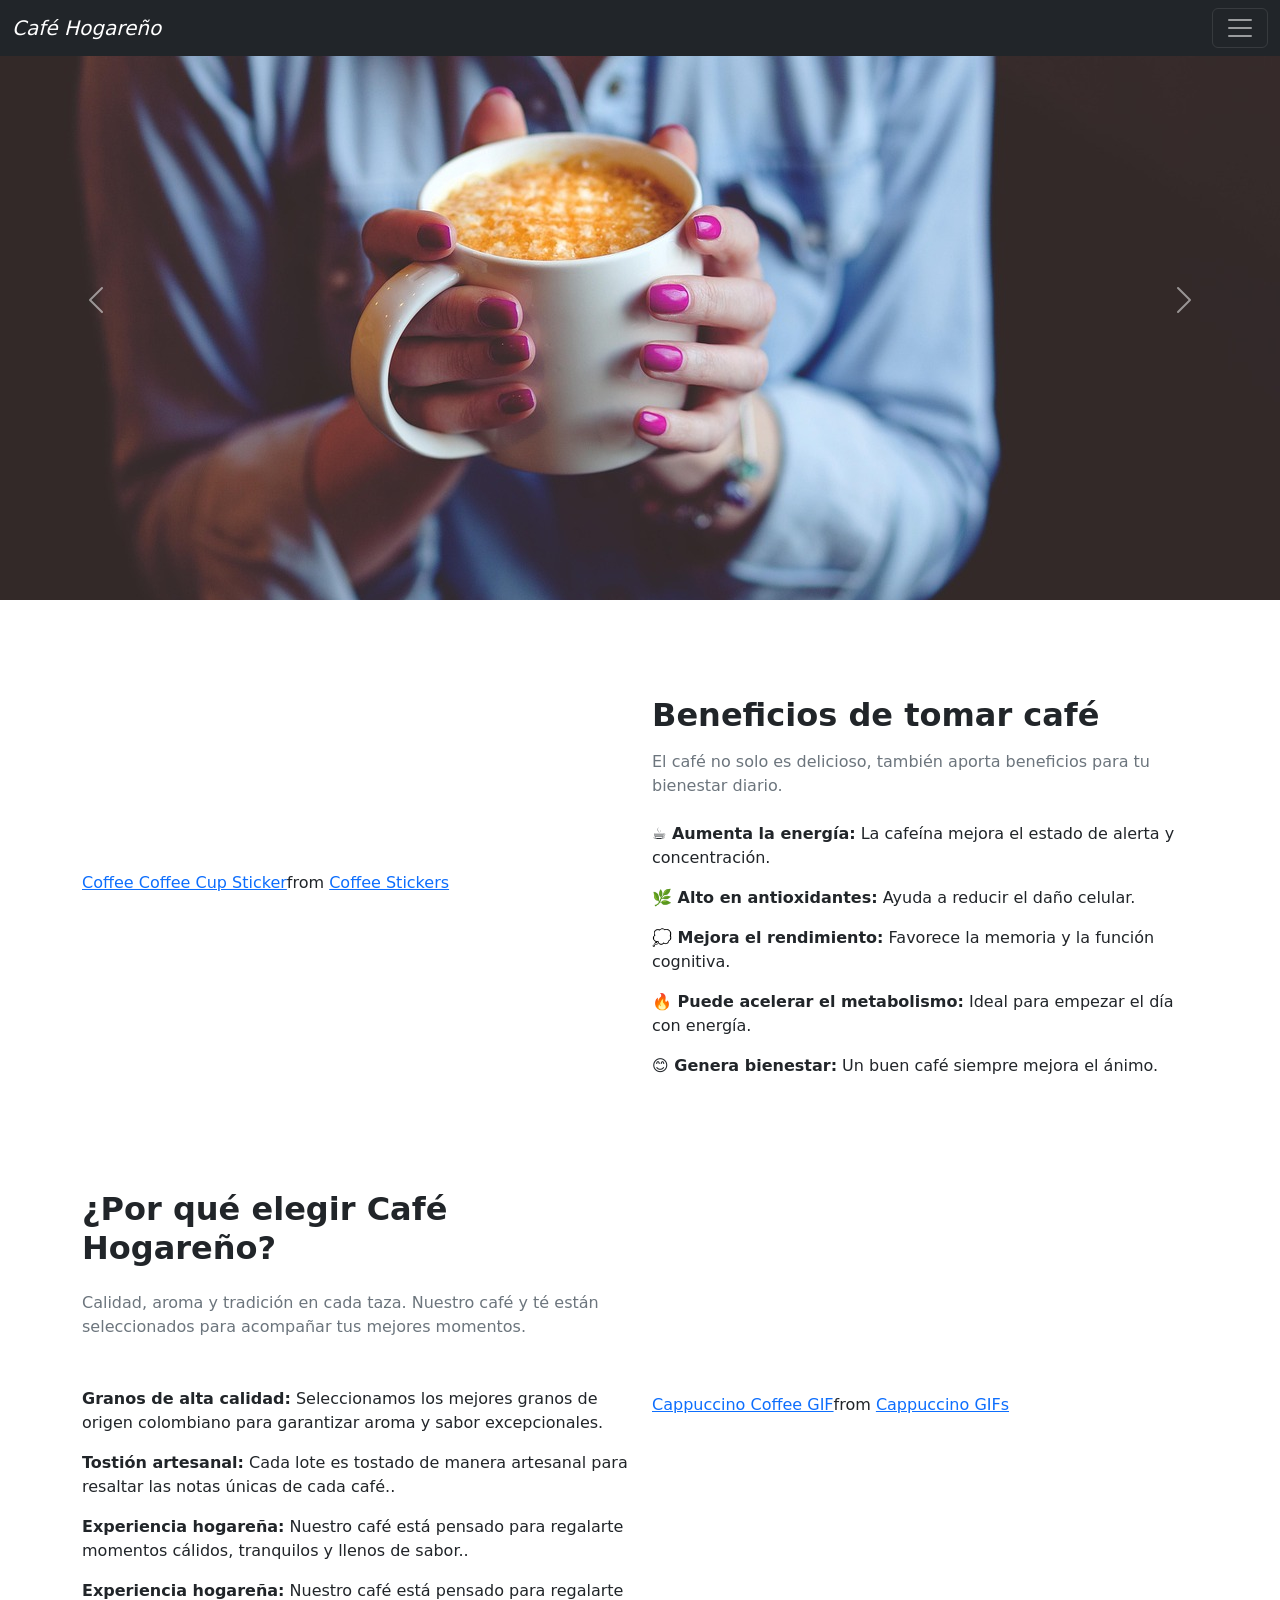
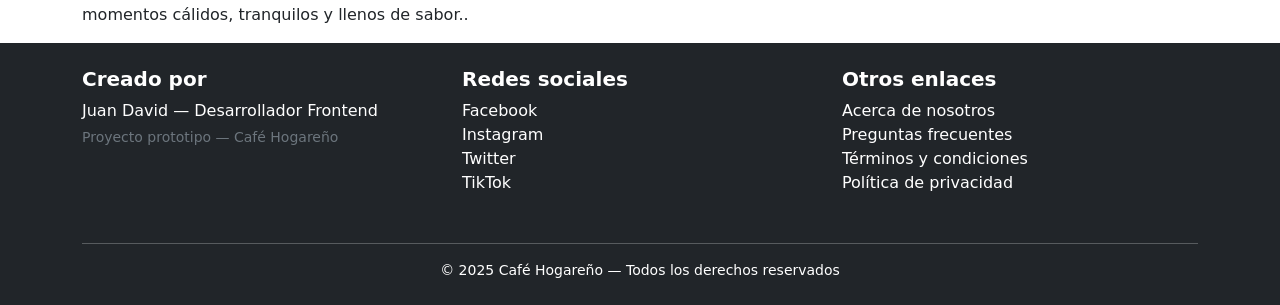
<file: Diplomado Web/Actividad 2/index.html>
<!doctype html>
<html lang="en">
  <head>
    <meta charset="utf-8">
    <meta name="viewport" content="width=device-width, initial-scale=1">
    <title>Cafe Hogareño</title>
    <link href="https://cdn.jsdelivr.net/npm/bootstrap@5.3.8/dist/css/bootstrap.min.css" rel="stylesheet" integrity="sha384-sRIl4kxILFvY47J16cr9ZwB07vP4J8+LH7qKQnuqkuIAvNWLzeN8tE5YBujZqJLB" crossorigin="anonymous">
    <link rel="stylesheet" href="css/styles.css">
  </head>
  <body class="d-flex flex-column min-vh-100">
    <!-- ----------------------Navbar -------------------------- -->
     <section>
        <nav class="navbar navbar-dark bg-dark fixed-top">
            <div class="container-fluid">
                <a class="navbar-brand" href="#"><em>Café Hogareño</em></a>
                <button class="navbar-toggler" type="button" data-bs-toggle="offcanvas" data-bs-target="#offcanvasDarkNavbar" aria-controls="offcanvasDarkNavbar" aria-label="Toggle navigation">
                <span class="navbar-toggler-icon"></span>
                </button>
                <div class="offcanvas offcanvas-end text-bg-dark" tabindex="-1" id="offcanvasDarkNavbar" aria-labelledby="offcanvasDarkNavbarLabel">
                <div class="offcanvas-header">
                    <h5 class="offcanvas-title" id="offcanvasDarkNavbarLabel">Elige tu opcion</h5>
                    <button type="button" class="btn-close btn-close-white" data-bs-dismiss="offcanvas" aria-label="Close"></button>
                </div>
                <div class="offcanvas-body">
                    <ul class="navbar-nav justify-content-end flex-grow-1 pe-3">
                    <li class="nav-item">
                        <a class="nav-link active" aria-current="page" href="/index.html">Inicio</a>
                    </li>
                    <li class="nav-item">
                        <a class="nav-link" href="/pages/cata_coffe.html">Catalogo de cafe</a>
                    </li>
                    <li class="nav-item">
                        <a class="nav-link" href="/pages/reservas.html">Reservas</a>
                    </li>
                    <li class="nav-item">
                        <a class="nav-link" href="/pages/contactanos.html">Contactanos</a>
                    </li>
                    </ul>
                </div>
                </div>
            </div>
        </nav>
    </section>
     <!-- ---------------------- Carrousel -------------------------- -->
    <section id="carrouselDiv">
        <div id="carouselExampleInterval" class="carousel slide" data-bs-ride="carousel">
        <div class="carousel-inner">
            <div class="carousel-item active" data-bs-interval="10000">
                <img src="assets/coffe-1.jpg" class="d-block w-100" alt="...">
            </div>
            <div id="carrouselImageDiv" class="carousel-item" data-bs-interval="2000">
                <img src="assets/coffe-2.jpg" class="d-block w-100" alt="...">
            </div>
            <div class="carousel-item">
                <img src="assets/coffe-3.jpg" class="d-block w-100" alt="...">
            </div>
        </div>
        <button class="carousel-control-prev" type="button" data-bs-target="#carouselExampleInterval" data-bs-slide="prev">
            <span class="carousel-control-prev-icon" aria-hidden="true"></span>
            <span class="visually-hidden">Previous</span>
        </button>
        <button class="carousel-control-next" type="button" data-bs-target="#carouselExampleInterval" data-bs-slide="next">
            <span class="carousel-control-next-icon" aria-hidden="true"></span>
            <span class="visually-hidden">Next</span>
        </button>
        </div>        
    </section>
    <!---------------------------Content----------------------------------------------------->

    <div class="container mt-5 pt-5">
        <div class="row align-items-center">

        <!-- Columna izquierda: Imagen -->
        <div class="col-md-6 mb-4">
        <!-- <img src="/assets/home/cafe-beneficios.jpg" 
            class="img-fluid rounded shadow"
            alt="Taza de café"> -->
            <div class="tenor-gif-embed" data-postid="7710784931443733740" data-share-method="host" data-aspect-ratio="0.803213" data-width="100%"><a href="https://tenor.com/view/coffee-coffee-cup-good-morning-navy-rebrnd-gif-7710784931443733740">Coffee Coffee Cup Sticker</a>from <a href="https://tenor.com/search/coffee-stickers">Coffee Stickers</a></div> <script type="text/javascript" async src="https://tenor.com/embed.js"></script>
        </div>

    
        <!-- Columna derecha: Beneficios -->
        <div class="col-md-6">
        <h2 class="fw-bold mb-3">Beneficios de tomar café</h2>
        <p class="text-secondary">
            El café no solo es delicioso, también aporta beneficios para tu bienestar diario.
        </p>

        <ul class="list-unstyled mt-4">
            <li class="mb-3">
            <strong>☕ Aumenta la energía:</strong> La cafeína mejora el estado de alerta y concentración.
            </li>
            <li class="mb-3">
            <strong>🌿 Alto en antioxidantes:</strong> Ayuda a reducir el daño celular.
            </li>
            <li class="mb-3">
            <strong>💭 Mejora el rendimiento:</strong> Favorece la memoria y la función cognitiva.
            </li>
            <li class="mb-3">
            <strong>🔥 Puede acelerar el metabolismo:</strong> Ideal para empezar el día con energía.
            </li>
            <li class="mb-3">
            <strong>😊 Genera bienestar:</strong> Un buen café siempre mejora el ánimo.
            </li>
        </ul>
        </div>

        </div>
    </div>

    <div class="container mt-5 pt-5">
        <div class="row align-items-center">



        
            <!-- Columna derecha: Beneficios -->
            <div class="col-md-6">
                <h2 class="fw-bold mb-4">¿Por qué elegir <span class="text-cafe">Café Hogareño?</span></h2>
                <p class="text-secondary mb-5">
                Calidad, aroma y tradición en cada taza. Nuestro café y té están seleccionados para acompañar tus mejores momentos.
                </p>

                <ul class="list-unstyled mt-4">
                    <li class="mb-3">
                    <strong>Granos de alta calidad:</strong> Seleccionamos los mejores granos de origen colombiano para garantizar aroma y sabor excepcionales.
                    </li>
                    <li class="mb-3">
                    <strong>Tostión artesanal:</strong> Cada lote es tostado de manera artesanal para resaltar las notas únicas de cada café..
                    </li>
                    <li class="mb-3">
                    <strong>Experiencia hogareña:</strong> Nuestro café está pensado para regalarte momentos cálidos, tranquilos y llenos de sabor..
                    </li>
                    <li class="mb-3">
                    <strong>Experiencia hogareña:</strong> Nuestro café está pensado para regalarte momentos cálidos, tranquilos y llenos de sabor..
                    </li>
                </ul>
            </div>

            <!-- Columna izquierda: Imagen -->
            <div class="col-md-6 mb-4">
            <!-- <img src="/assets/home/cafe-beneficios.jpg" 
                class="img-fluid rounded shadow"
                alt="Taza de café"> -->
                <div class="tenor-gif-embed" data-postid="19032946" data-share-method="host" data-aspect-ratio="1" data-width="100%"><a href="https://tenor.com/view/cappuccino-coffee-cappuccino-day-national-cappuccino-day-gif-19032946">Cappuccino Coffee GIF</a>from <a href="https://tenor.com/search/cappuccino-gifs">Cappuccino GIFs</a></div> <script type="text/javascript" async src="https://tenor.com/embed.js"></script>
            </div>

        </div>
    </div>
    <!-- ---------------------- FOOTER -------------------------- -->
    <footer class="bg-dark text-white text-center text-md-start py-4 mt-auto">
        <div class="container">

        <div class="row">

            <div class="col-md-4 mb-3">
            <h5 class="fw-bold">Creado por</h5>
            <p class="mb-1">Juan David — Desarrollador Frontend</p>
            <p class="text-secondary small">Proyecto prototipo — Café Hogareño</p>
            </div>

            <div class="col-md-4 mb-3">
            <h5 class="fw-bold">Redes sociales</h5>
            <ul class="list-unstyled">
                <li><a href="#" class="text-white text-decoration-none">Facebook</a></li>
                <li><a href="#" class="text-white text-decoration-none">Instagram</a></li>
                <li><a href="#" class="text-white text-decoration-none">Twitter</a></li>
                <li><a href="#" class="text-white text-decoration-none">TikTok</a></li>
            </ul>
            </div>

            <div class="col-md-4 mb-3">
            <h5 class="fw-bold">Otros enlaces</h5>
            <ul class="list-unstyled">
                <li><a href="#" class="text-white text-decoration-none">Acerca de nosotros</a></li>
                <li><a href="#" class="text-white text-decoration-none">Preguntas frecuentes</a></li>
                <li><a href="#" class="text-white text-decoration-none">Términos y condiciones</a></li>
                <li><a href="#" class="text-white text-decoration-none">Política de privacidad</a></li>
            </ul>
            </div>

        </div>

        <hr class="border-light">

        <!-- Copy final -->
        <div class="text-center small">
            © 2025 Café Hogareño — Todos los derechos reservados
        </div>

        </div>
    </footer>
    <script src="https://cdn.jsdelivr.net/npm/bootstrap@5.3.8/dist/js/bootstrap.bundle.min.js" integrity="sha384-FKyoEForCGlyvwx9Hj09JcYn3nv7wiPVlz7YYwJrWVcXK/BmnVDxM+D2scQbITxI" crossorigin="anonymous"></script>
  </body>
</html>
</file>
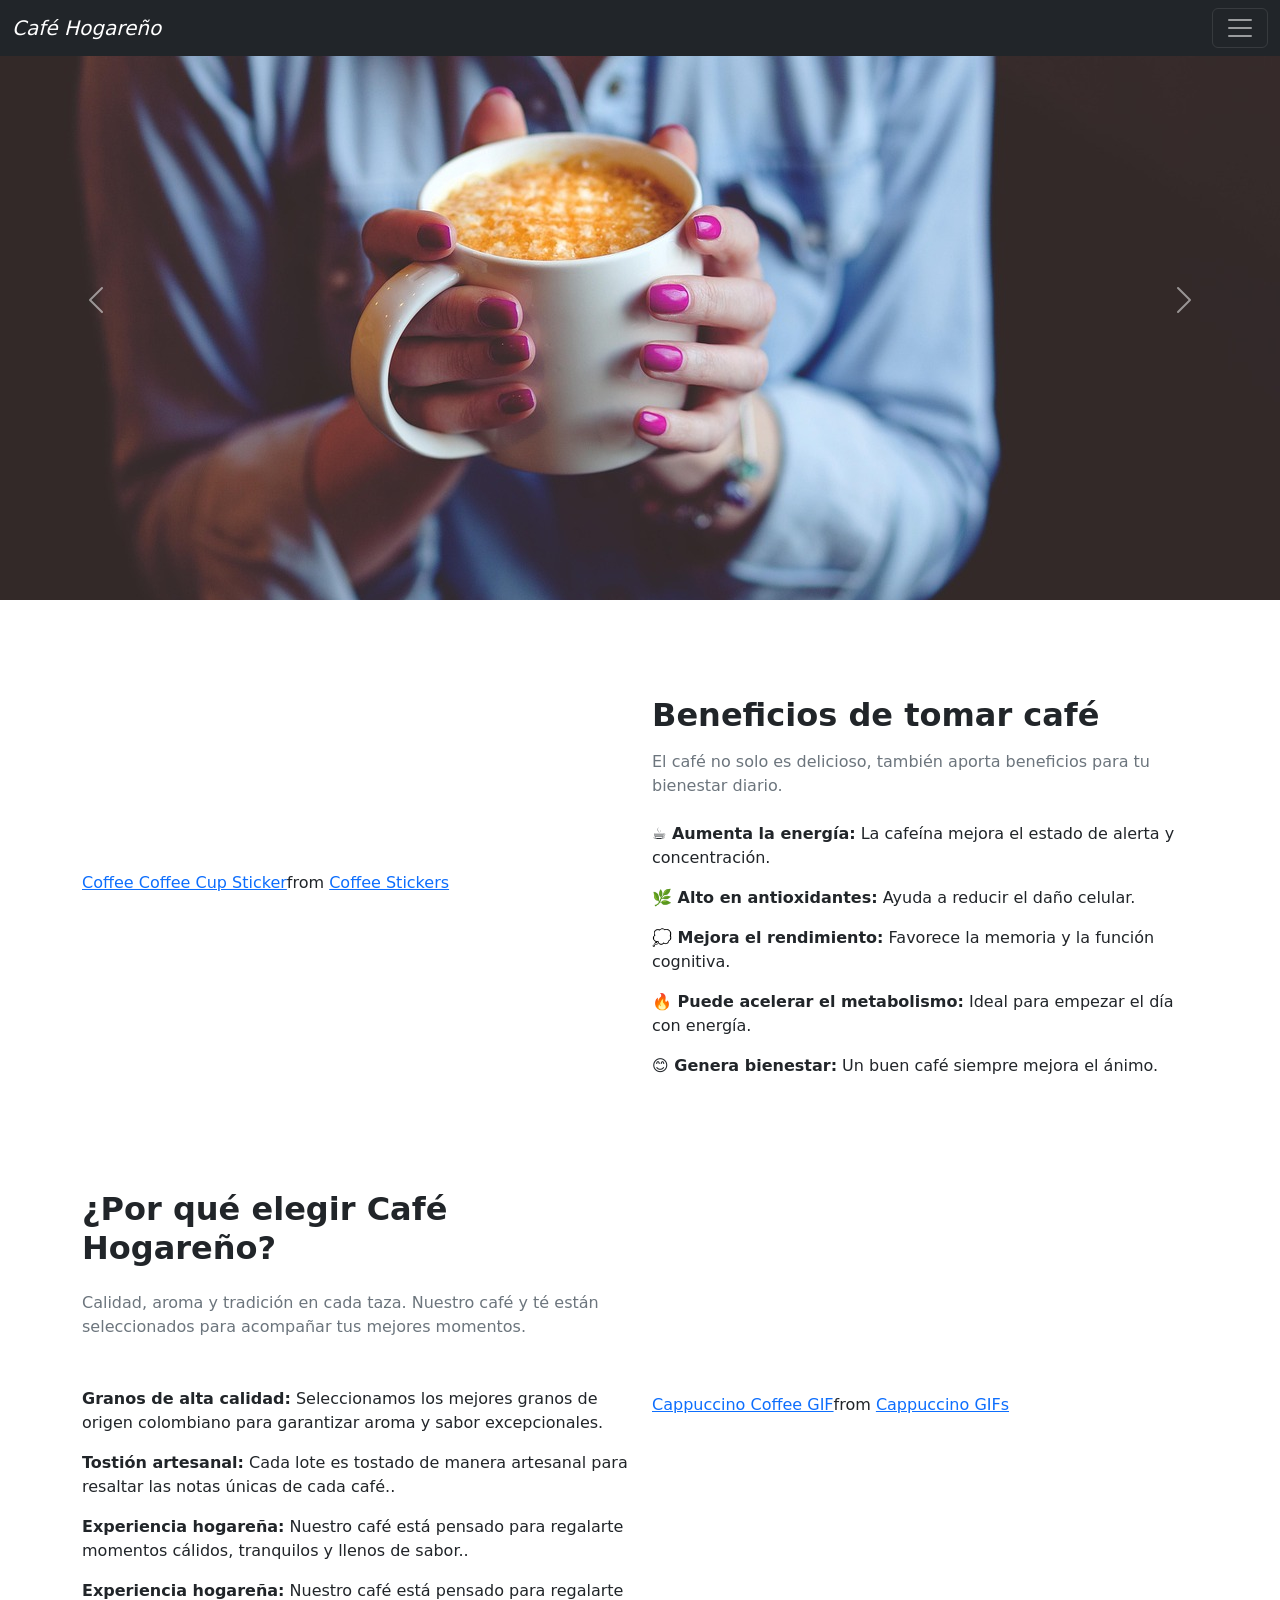
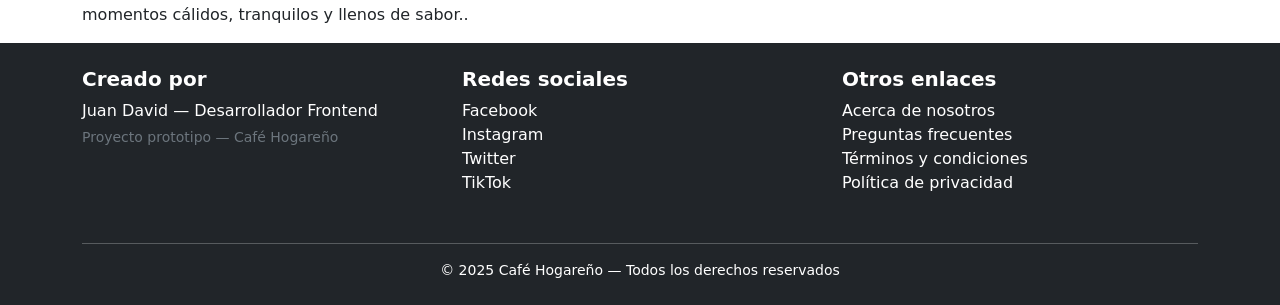
<file: Diplomado Web/cafe_hogareño/pages/index.html>
<!doctype html>
<html lang="en">
  <head>
    <meta charset="utf-8">
    <meta name="viewport" content="width=device-width, initial-scale=1">
    <title>Cafe Hogareño</title>
    <link href="https://cdn.jsdelivr.net/npm/bootstrap@5.3.8/dist/css/bootstrap.min.css" rel="stylesheet" integrity="sha384-sRIl4kxILFvY47J16cr9ZwB07vP4J8+LH7qKQnuqkuIAvNWLzeN8tE5YBujZqJLB" crossorigin="anonymous">
    <link rel="stylesheet" href="../css/styles.css">
  </head>
  <body class="d-flex flex-column min-vh-100">
    <!-- ----------------------Navbar -------------------------- -->
     <section>
        <nav class="navbar navbar-dark bg-dark fixed-top">
            <div class="container-fluid">
                <a class="navbar-brand" href="#"><em>Café Hogareño</em></a>
                <button class="navbar-toggler" type="button" data-bs-toggle="offcanvas" data-bs-target="#offcanvasDarkNavbar" aria-controls="offcanvasDarkNavbar" aria-label="Toggle navigation">
                <span class="navbar-toggler-icon"></span>
                </button>
                <div class="offcanvas offcanvas-end text-bg-dark" tabindex="-1" id="offcanvasDarkNavbar" aria-labelledby="offcanvasDarkNavbarLabel">
                <div class="offcanvas-header">
                    <h5 class="offcanvas-title" id="offcanvasDarkNavbarLabel">Elige tu opcion</h5>
                    <button type="button" class="btn-close btn-close-white" data-bs-dismiss="offcanvas" aria-label="Close"></button>
                </div>
                <div class="offcanvas-body">
                    <ul class="navbar-nav justify-content-end flex-grow-1 pe-3">
                    <li class="nav-item">
                        <a class="nav-link active" aria-current="page" href="index.html">Inicio</a>
                    </li>
                    <li class="nav-item">
                        <a class="nav-link" href="cata_coffe.html">Catalogo de cafe</a>
                    </li>
                    <li class="nav-item">
                        <a class="nav-link" href="reservas.html">Reservas</a>
                    </li>
                    <li class="nav-item">
                        <a class="nav-link" href="contactanos.html">Contactanos</a>
                    </li>
                    </ul>
                </div>
                </div>
            </div>
        </nav>
    </section>
     <!-- ---------------------- Carrousel -------------------------- -->
    <section id="carrouselDiv">
        <div id="carouselExampleInterval" class="carousel slide" data-bs-ride="carousel">
        <div class="carousel-inner">
            <div class="carousel-item active" data-bs-interval="10000">
                <img src="../assets/coffe-1.jpg" class="d-block w-100" alt="...">
            </div>
            <div id="carrouselImageDiv" class="carousel-item" data-bs-interval="2000">
                <img src="../assets/coffe-2.jpg" class="d-block w-100" alt="...">
            </div>
            <div class="carousel-item">
                <img src="../assets/coffe-3.jpg" class="d-block w-100" alt="...">
            </div>
        </div>
        <button class="carousel-control-prev" type="button" data-bs-target="#carouselExampleInterval" data-bs-slide="prev">
            <span class="carousel-control-prev-icon" aria-hidden="true"></span>
            <span class="visually-hidden">Previous</span>
        </button>
        <button class="carousel-control-next" type="button" data-bs-target="#carouselExampleInterval" data-bs-slide="next">
            <span class="carousel-control-next-icon" aria-hidden="true"></span>
            <span class="visually-hidden">Next</span>
        </button>
        </div>        
    </section>
    <!---------------------------Content----------------------------------------------------->

    <div class="container mt-5 pt-5">
        <div class="row align-items-center">

        <!-- Columna izquierda: Imagen -->
        <div class="col-md-6 mb-4">
        <!-- <img src="/assets/home/cafe-beneficios.jpg" 
            class="img-fluid rounded shadow"
            alt="Taza de café"> -->
            <div class="tenor-gif-embed" data-postid="7710784931443733740" data-share-method="host" data-aspect-ratio="0.803213" data-width="100%"><a href="https://tenor.com/view/coffee-coffee-cup-good-morning-navy-rebrnd-gif-7710784931443733740">Coffee Coffee Cup Sticker</a>from <a href="https://tenor.com/search/coffee-stickers">Coffee Stickers</a></div> <script type="text/javascript" async src="https://tenor.com/embed.js"></script>
        </div>

    
        <!-- Columna derecha: Beneficios -->
        <div class="col-md-6">
        <h2 class="fw-bold mb-3">Beneficios de tomar café</h2>
        <p class="text-secondary">
            El café no solo es delicioso, también aporta beneficios para tu bienestar diario.
        </p>

        <ul class="list-unstyled mt-4">
            <li class="mb-3">
            <strong>☕ Aumenta la energía:</strong> La cafeína mejora el estado de alerta y concentración.
            </li>
            <li class="mb-3">
            <strong>🌿 Alto en antioxidantes:</strong> Ayuda a reducir el daño celular.
            </li>
            <li class="mb-3">
            <strong>💭 Mejora el rendimiento:</strong> Favorece la memoria y la función cognitiva.
            </li>
            <li class="mb-3">
            <strong>🔥 Puede acelerar el metabolismo:</strong> Ideal para empezar el día con energía.
            </li>
            <li class="mb-3">
            <strong>😊 Genera bienestar:</strong> Un buen café siempre mejora el ánimo.
            </li>
        </ul>
        </div>

        </div>
    </div>

    <div class="container mt-5 pt-5">
        <div class="row align-items-center">



        
            <!-- Columna derecha: Beneficios -->
            <div class="col-md-6">
                <h2 class="fw-bold mb-4">¿Por qué elegir <span class="text-cafe">Café Hogareño?</span></h2>
                <p class="text-secondary mb-5">
                Calidad, aroma y tradición en cada taza. Nuestro café y té están seleccionados para acompañar tus mejores momentos.
                </p>

                <ul class="list-unstyled mt-4">
                    <li class="mb-3">
                    <strong>Granos de alta calidad:</strong> Seleccionamos los mejores granos de origen colombiano para garantizar aroma y sabor excepcionales.
                    </li>
                    <li class="mb-3">
                    <strong>Tostión artesanal:</strong> Cada lote es tostado de manera artesanal para resaltar las notas únicas de cada café..
                    </li>
                    <li class="mb-3">
                    <strong>Experiencia hogareña:</strong> Nuestro café está pensado para regalarte momentos cálidos, tranquilos y llenos de sabor..
                    </li>
                    <li class="mb-3">
                    <strong>Experiencia hogareña:</strong> Nuestro café está pensado para regalarte momentos cálidos, tranquilos y llenos de sabor..
                    </li>
                </ul>
            </div>

            <!-- Columna izquierda: Imagen -->
            <div class="col-md-6 mb-4">
            <!-- <img src="/assets/home/cafe-beneficios.jpg" 
                class="img-fluid rounded shadow"
                alt="Taza de café"> -->
                <div class="tenor-gif-embed" data-postid="19032946" data-share-method="host" data-aspect-ratio="1" data-width="100%"><a href="https://tenor.com/view/cappuccino-coffee-cappuccino-day-national-cappuccino-day-gif-19032946">Cappuccino Coffee GIF</a>from <a href="https://tenor.com/search/cappuccino-gifs">Cappuccino GIFs</a></div> <script type="text/javascript" async src="https://tenor.com/embed.js"></script>
            </div>

        </div>
    </div>
    <!-- ---------------------- FOOTER -------------------------- -->
    <footer class="bg-dark text-white text-center text-md-start py-4 mt-auto">
        <div class="container">

        <div class="row">

            <div class="col-md-4 mb-3">
            <h5 class="fw-bold">Creado por</h5>
            <p class="mb-1">Juan David — Desarrollador Frontend</p>
            <p class="text-secondary small">Proyecto prototipo — Café Hogareño</p>
            </div>

            <div class="col-md-4 mb-3">
            <h5 class="fw-bold">Redes sociales</h5>
            <ul class="list-unstyled">
                <li><a href="#" class="text-white text-decoration-none">Facebook</a></li>
                <li><a href="#" class="text-white text-decoration-none">Instagram</a></li>
                <li><a href="#" class="text-white text-decoration-none">Twitter</a></li>
                <li><a href="#" class="text-white text-decoration-none">TikTok</a></li>
            </ul>
            </div>

            <div class="col-md-4 mb-3">
            <h5 class="fw-bold">Otros enlaces</h5>
            <ul class="list-unstyled">
                <li><a href="#" class="text-white text-decoration-none">Acerca de nosotros</a></li>
                <li><a href="#" class="text-white text-decoration-none">Preguntas frecuentes</a></li>
                <li><a href="#" class="text-white text-decoration-none">Términos y condiciones</a></li>
                <li><a href="#" class="text-white text-decoration-none">Política de privacidad</a></li>
            </ul>
            </div>

        </div>

        <hr class="border-light">

        <!-- Copy final -->
        <div class="text-center small">
            © 2025 Café Hogareño — Todos los derechos reservados
        </div>

        </div>
    </footer>
    <script src="https://cdn.jsdelivr.net/npm/bootstrap@5.3.8/dist/js/bootstrap.bundle.min.js" integrity="sha384-FKyoEForCGlyvwx9Hj09JcYn3nv7wiPVlz7YYwJrWVcXK/BmnVDxM+D2scQbITxI" crossorigin="anonymous"></script>
  </body>
</html>
</file>
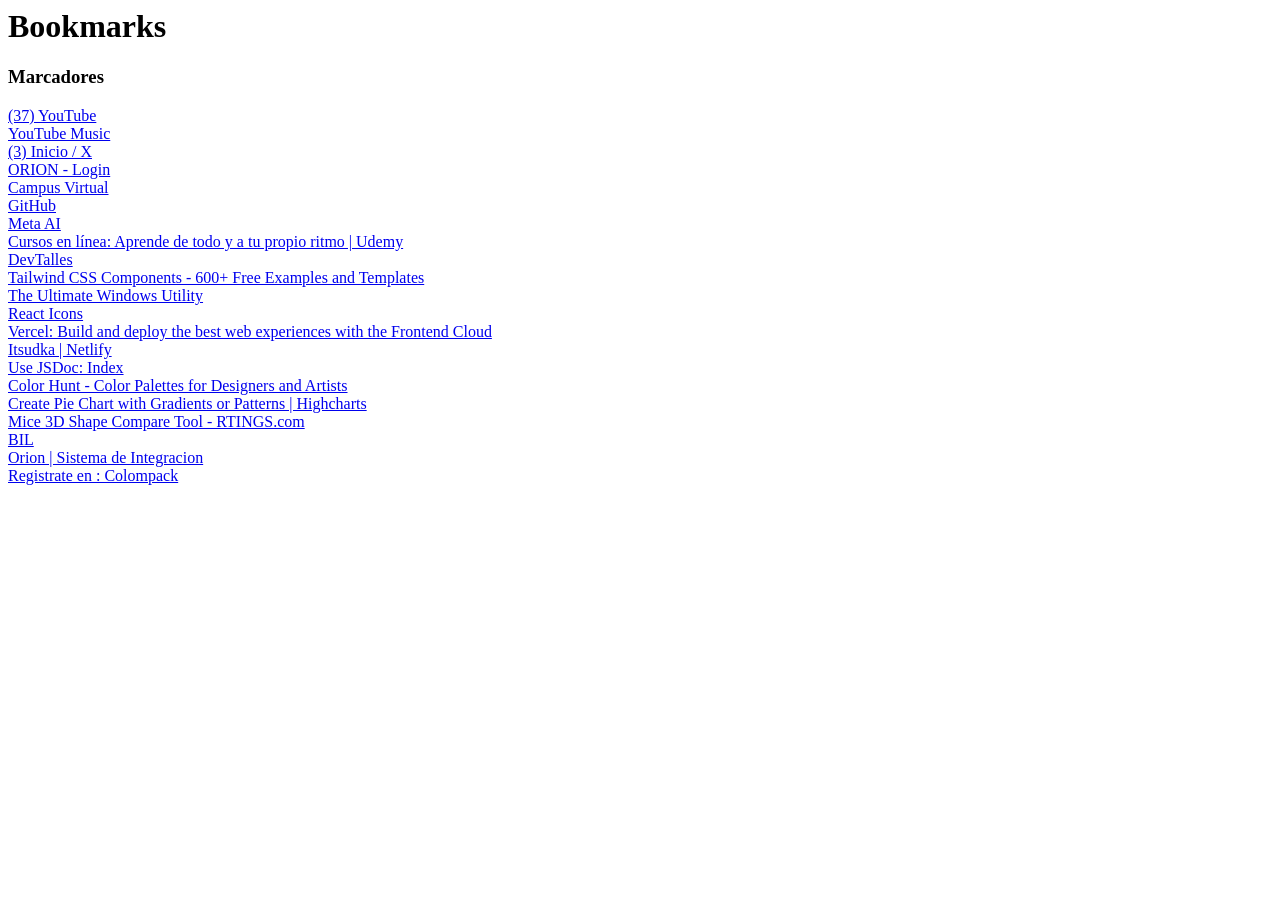
<file: bookmarks_17_11_24.html>
<!DOCTYPE NETSCAPE-Bookmark-file-1>
<!-- This is an automatically generated file.
     It will be read and overwritten.
     DO NOT EDIT! -->
<META HTTP-EQUIV="Content-Type" CONTENT="text/html; charset=UTF-8">
<TITLE>Bookmarks</TITLE>
<H1>Bookmarks</H1>
<DL><p>
    <DT><H3 ADD_DATE="1718443744" LAST_MODIFIED="1731432845" PERSONAL_TOOLBAR_FOLDER="true">Marcadores</H3>
    <DL><p>
        <DT><A HREF="https://www.youtube.com/" ADD_DATE="1718443813" ICON="[data-uri]">(37) YouTube</A>
        <DT><A HREF="https://music.youtube.com/" ADD_DATE="1718443835" ICON="[data-uri]">YouTube Music</A>
        <DT><A HREF="https://x.com/home" ADD_DATE="1722113357" ICON="[data-uri]">(3) Inicio / X</A>
        <DT><A HREF="http://localhost/orion/" ADD_DATE="1729254022" ICON="[data-uri]">ORION - Login</A>
        <DT><A HREF="https://campusvirtual.ibero.edu.co/" ADD_DATE="1718483574" ICON="[data-uri]">Campus Virtual</A>
        <DT><A HREF="https://github.com/" ADD_DATE="1721100902" ICON="[data-uri]">GitHub</A>
        <DT><A HREF="https://www.meta.ai/" ADD_DATE="1724804288" ICON="[data-uri]">Meta AI</A>
        <DT><A HREF="https://www.udemy.com/" ADD_DATE="1722024700" ICON="[data-uri]">Cursos en línea: Aprende de todo y a tu propio ritmo | Udemy</A>
        <DT><A HREF="https://cursos.devtalles.com/" ADD_DATE="1722645230" ICON="[data-uri]">DevTalles</A>
        <DT><A HREF="https://www.creative-tim.com/twcomponents" ADD_DATE="1722550613" ICON="[data-uri]">Tailwind CSS Components - 600+ Free Examples and Templates</A>
        <DT><A HREF="https://christitus.com/windows-tool/" ADD_DATE="1718481402" ICON="[data-uri]">The Ultimate Windows Utility</A>
        <DT><A HREF="https://react-icons.github.io/react-icons/" ADD_DATE="1722641177" ICON="[data-uri]">React Icons</A>
        <DT><A HREF="https://vercel.com/" ADD_DATE="1721952086" ICON="[data-uri]">Vercel: Build and deploy the best web experiences with the Frontend Cloud</A>
        <DT><A HREF="https://app.netlify.com/teams/itsudka/sites" ADD_DATE="1723576865" ICON="[data-uri]">Itsudka | Netlify</A>
        <DT><A HREF="https://jsdoc.app/" ADD_DATE="1723584202">Use JSDoc: Index</A>
        <DT><A HREF="https://colorhunt.co/" ADD_DATE="1725154780" ICON="[data-uri]">Color Hunt - Color Palettes for Designers and Artists</A>
        <DT><A HREF="https://www.highcharts.com/demo/highcharts/pie-gradient" ADD_DATE="1726527663" ICON="[data-uri]">Create Pie Chart with Gradients or Patterns | Highcharts</A>
        <DT><A HREF="https://www.rtings.com/mouse/tools/3d-model-shape-compare/3d/razer-viper-mini-vs.-razer-cobra?overlap=stacked&texture=outline" ADD_DATE="1729359422" ICON="[data-uri]">Mice 3D Shape Compare Tool - RTINGS.com</A>
        <DT><A HREF="http://129.146.151.238/bilv2//Login/logout" ADD_DATE="1729528480">BIL</A>
        <DT><A HREF="http://129.146.151.214:8080/devorion/modul-bil.php" ADD_DATE="1730464377" ICON="[data-uri]">Orion | Sistema de Integracion</A>
        <DT><A HREF="https://colompack.freshdesk.com/support/login" ADD_DATE="1731432845" ICON="[data-uri]">Registrate en : Colompack</A>
    </DL><p>
</DL><p>
</file>
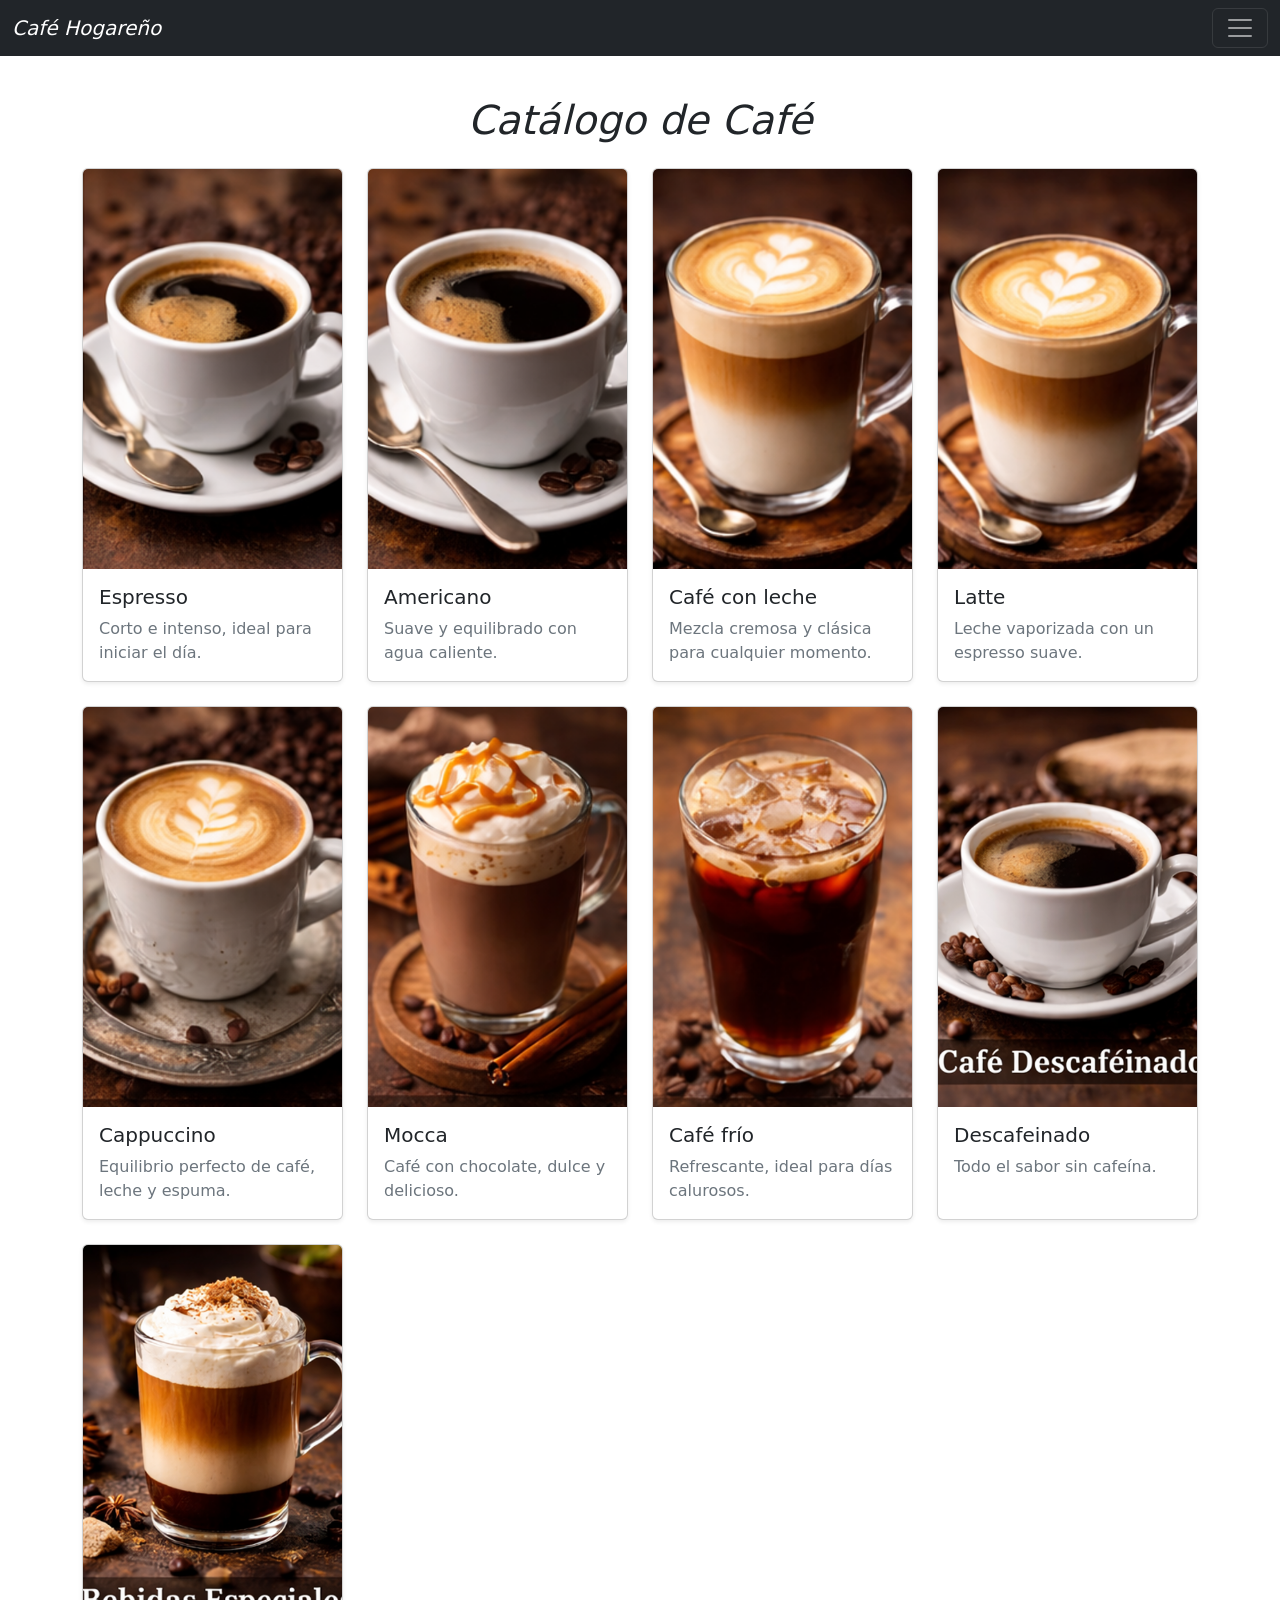
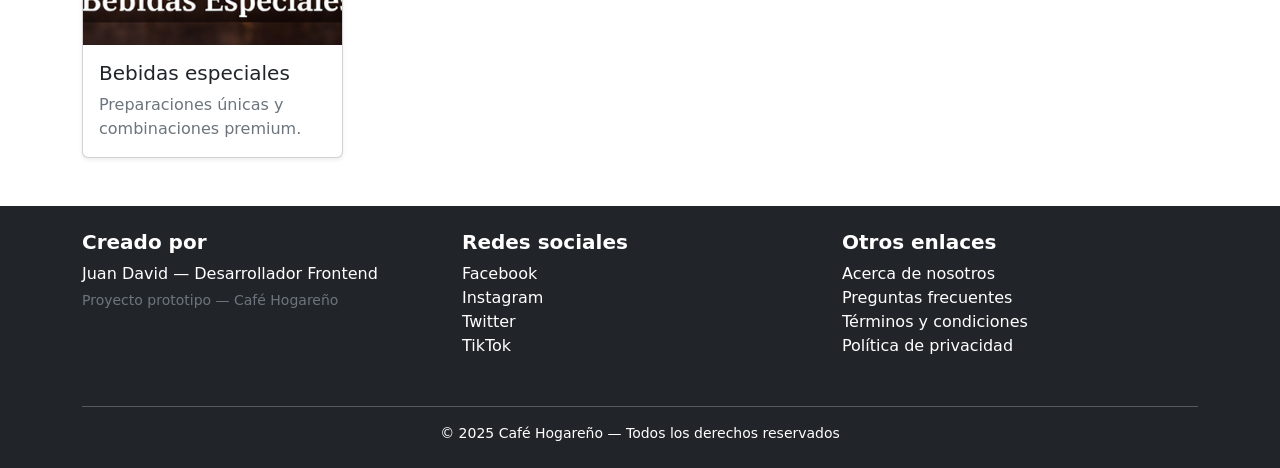
<file: Diplomado Web/cafe_hogareño/pages/cata_coffe.html>
<!doctype html>
<html lang="en">
  <head>
    <meta charset="utf-8">
    <meta name="viewport" content="width=device-width, initial-scale=1">
    <title>Cafe Hogareño</title>
    <link href="https://cdn.jsdelivr.net/npm/bootstrap@5.3.8/dist/css/bootstrap.min.css" rel="stylesheet">
    <link rel="stylesheet" href="../css/styles.css">
  </head>
  <body class="d-flex flex-column min-vh-100">
    <!-- ---------------------- Navbar -------------------------- -->
    <nav class="navbar navbar-dark bg-dark fixed-top">
      <div class="container-fluid">
        <a class="navbar-brand" href="#"><em>Café Hogareño</em></a>
        <button class="navbar-toggler" type="button" data-bs-toggle="offcanvas"
                data-bs-target="#offcanvasDarkNavbar" aria-controls="offcanvasDarkNavbar"
                aria-label="Toggle navigation">
          <span class="navbar-toggler-icon"></span>
        </button>

        <div class="offcanvas offcanvas-end text-bg-dark" tabindex="-1"
             id="offcanvasDarkNavbar" aria-labelledby="offcanvasDarkNavbarLabel">

          <div class="offcanvas-header">
            <h5 class="offcanvas-title" id="offcanvasDarkNavbarLabel">Elige tu opción</h5>
            <button type="button" class="btn-close btn-close-white" data-bs-dismiss="offcanvas"></button>
          </div>

          <div class="offcanvas-body">
            <ul class="navbar-nav justify-content-end flex-grow-1 pe-3">
              <li class="nav-item">
                <a class="nav-link active" href="index.html">Inicio</a>
              </li>
              <li class="nav-item">
                <a class="nav-link" href="cata_coffe.html">Catálogo de café</a>
              </li>
              <li class="nav-item">
                <a class="nav-link" href="reservas.html">Reservas</a>
              </li>
              <li class="nav-item">
                <a class="nav-link" href="contactanos.html">Contáctanos</a>
              </li>
            </ul>
          </div>

        </div>
      </div>
    </nav>

  <!-- ---------------------- Cards -------------------------- -->
  <main class="flex-grow-1 mt-5 pt-5">
    <h1 class="text-center mb-4"><em>Catálogo de Café</em></h1>

    <div class="container">
      <!-- 1 columna en móvil, 2 en sm, 3 en md, 4 en lg -->
      <div class="row row-cols-1 row-cols-sm-2 row-cols-md-3 row-cols-lg-4 g-4 mb-5">
        <!-- Card 1 -->
        <div class="col">
          <div class="card h-100 shadow-sm">
            <img src="../assets/catalog/espresso.png" class="card-img-top catalog-img" alt="Espresso">
            <div class="card-body">
              <h5 class="card-title">Espresso</h5>
              <p class="card-text text-secondary">Corto e intenso, ideal para iniciar el día.</p>
            </div>
          </div>
        </div>

        <!-- Card 2 -->
        <div class="col">
          <div class="card h-100 shadow-sm">
            <img src="../assets/catalog/americano.png" class="card-img-top catalog-img" alt="Americano">
            <div class="card-body">
              <h5 class="card-title">Americano</h5>
              <p class="card-text text-secondary">Suave y equilibrado con agua caliente.</p>
            </div>
          </div>
        </div>

        <!-- Card 3 -->
        <div class="col">
          <div class="card h-100 shadow-sm">
            <img src="../assets/catalog/cafe_leche.png" class="card-img-top catalog-img" alt="Café con Leche">
            <div class="card-body">
              <h5 class="card-title">Café con leche</h5>
              <p class="card-text text-secondary">Mezcla cremosa y clásica para cualquier momento.</p>
            </div>
          </div>
        </div>

        <!-- Card 4 -->
        <div class="col">
          <div class="card h-100 shadow-sm">
            <img src="../assets/catalog/latte.png" class="card-img-top catalog-img" alt="Latte">
            <div class="card-body">
              <h5 class="card-title">Latte</h5>
              <p class="card-text text-secondary">Leche vaporizada con un espresso suave.</p>
            </div>
          </div>
        </div>

        <!-- Card 5 -->
        <div class="col">
          <div class="card h-100 shadow-sm">
            <img src="../assets/catalog/capuccino.png" class="card-img-top catalog-img" alt="Cappuccino">
            <div class="card-body">
              <h5 class="card-title">Cappuccino</h5>
              <p class="card-text text-secondary">Equilibrio perfecto de café, leche y espuma.</p>
            </div>
          </div>
        </div>

        <!-- Card 6 -->
        <div class="col">
          <div class="card h-100 shadow-sm">
            <img src="../assets/catalog/mocca.png" class="card-img-top catalog-img" alt="Mocca">
            <div class="card-body">
              <h5 class="card-title">Mocca</h5>
              <p class="card-text text-secondary">Café con chocolate, dulce y delicioso.</p>
            </div>
          </div>
        </div>

        <!-- Card 7 -->
        <div class="col">
          <div class="card h-100 shadow-sm">
            <img src="../assets/catalog/cafe_frio.png" class="card-img-top catalog-img" alt="Café Frío">
            <div class="card-body">
              <h5 class="card-title">Café frío</h5>
              <p class="card-text text-secondary">Refrescante, ideal para días calurosos.</p>
            </div>
          </div>
        </div>

        <!-- Card 8 -->
        <div class="col">
          <div class="card h-100 shadow-sm">
            <img src="../assets/catalog/cafe_descafeinado.png" class="card-img-top catalog-img" alt="Descafeinado">
            <div class="card-body">
              <h5 class="card-title">Descafeinado</h5>
              <p class="card-text text-secondary">Todo el sabor sin cafeína.</p>
            </div>
          </div>
        </div>

        <!-- Card 9 -->
        <div class="col">
          <div class="card h-100 shadow-sm">
            <img src="../assets/catalog/bebidas_especiales.png" class="card-img-top catalog-img" alt="Bebidas especiales">
            <div class="card-body">
              <h5 class="card-title">Bebidas especiales</h5>
              <p class="card-text text-secondary">Preparaciones únicas y combinaciones premium.</p>
            </div>
          </div>
        </div>

      </div>
    </div>
  </main>


    <!-- ---------------------- FOOTER -------------------------- -->
  <footer class="bg-dark text-white text-center text-md-start py-4 mt-auto">
    <div class="container">

      <div class="row">

        <div class="col-md-4 mb-3">
          <h5 class="fw-bold">Creado por</h5>
          <p class="mb-1">Juan David — Desarrollador Frontend</p>
          <p class="text-secondary small">Proyecto prototipo — Café Hogareño</p>
        </div>

        <div class="col-md-4 mb-3">
          <h5 class="fw-bold">Redes sociales</h5>
          <ul class="list-unstyled">
            <li><a href="#" class="text-white text-decoration-none">Facebook</a></li>
            <li><a href="#" class="text-white text-decoration-none">Instagram</a></li>
            <li><a href="#" class="text-white text-decoration-none">Twitter</a></li>
            <li><a href="#" class="text-white text-decoration-none">TikTok</a></li>
          </ul>
        </div>

        <div class="col-md-4 mb-3">
          <h5 class="fw-bold">Otros enlaces</h5>
          <ul class="list-unstyled">
            <li><a href="#" class="text-white text-decoration-none">Acerca de nosotros</a></li>
            <li><a href="#" class="text-white text-decoration-none">Preguntas frecuentes</a></li>
            <li><a href="#" class="text-white text-decoration-none">Términos y condiciones</a></li>
            <li><a href="#" class="text-white text-decoration-none">Política de privacidad</a></li>
          </ul>
        </div>

      </div>

      <hr class="border-light">

      <!-- Copy final -->
      <div class="text-center small">
        © 2025 Café Hogareño — Todos los derechos reservados
      </div>

    </div>
  </footer>

    <!-- Bootstrap JS -->
    <script src="https://cdn.jsdelivr.net/npm/bootstrap@5.3.8/dist/js/bootstrap.bundle.min.js"></script>
  </body>
</html>
</file>
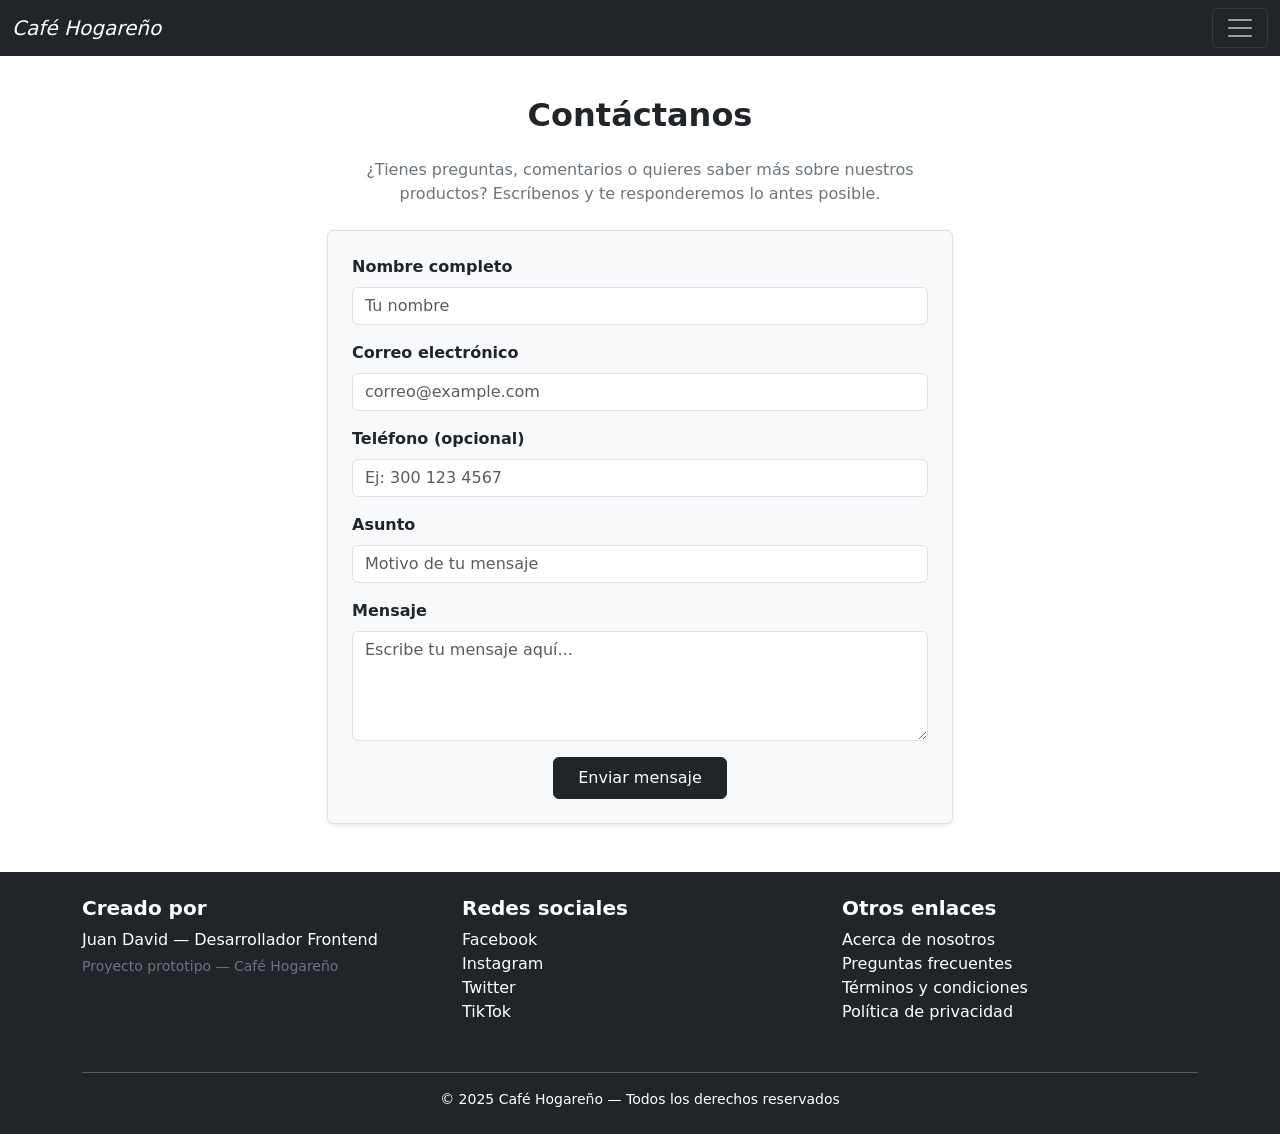
<file: Diplomado Web/cafe_hogareño/pages/contactanos.html>
<!doctype html>
<html lang="en">
  <head>
    <meta charset="utf-8">
    <meta name="viewport" content="width=device-width, initial-scale=1">
    <title>Cafe Hogareño</title>
    <link href="https://cdn.jsdelivr.net/npm/bootstrap@5.3.8/dist/css/bootstrap.min.css" rel="stylesheet" integrity="sha384-sRIl4kxILFvY47J16cr9ZwB07vP4J8+LH7qKQnuqkuIAvNWLzeN8tE5YBujZqJLB" crossorigin="anonymous">
    <link rel="stylesheet" href="../css/styles.css">
  </head>
  <body class="d-flex flex-column min-vh-100">
    <!-- ----------------------Navbar -------------------------- -->
     <section class="navbar">
        <nav class="navbar navbar-dark bg-dark fixed-top">
            <div class="container-fluid">
                <a class="navbar-brand" href="#"><em>Café Hogareño</em></a>
                <button class="navbar-toggler" type="button" data-bs-toggle="offcanvas" data-bs-target="#offcanvasDarkNavbar" aria-controls="offcanvasDarkNavbar" aria-label="Toggle navigation">
                <span class="navbar-toggler-icon"></span>
                </button>
                <div class="offcanvas offcanvas-end text-bg-dark" tabindex="-1" id="offcanvasDarkNavbar" aria-labelledby="offcanvasDarkNavbarLabel">
                <div class="offcanvas-header">
                    <h5 class="offcanvas-title" id="offcanvasDarkNavbarLabel">Elige tu opcion</h5>
                    <button type="button" class="btn-close btn-close-white" data-bs-dismiss="offcanvas" aria-label="Close"></button>
                </div>
                <div class="offcanvas-body">
                    <ul class="navbar-nav justify-content-end flex-grow-1 pe-3">
                    <li class="nav-item">
                        <a class="nav-link active" aria-current="page" href="index.html">Inicio</a>
                    </li>
                    <li class="nav-item">
                        <a class="nav-link" href="cata_coffe.html">Catalogo de cafe</a>
                    </li>
                    <li class="nav-item">
                        <a class="nav-link" href="reservas.html">Reservas</a>
                    </li>
                    <li class="nav-item">
                        <a class="nav-link" href="contactanos.html">Contactanos</a>
                    </li>
                    </ul>
                </div>
                </div>
            </div>
        </nav>
    </section>
     <!-- ---------------------- Formulario -------------------------- -->

    <section>
        <div class="container mt-5 pt-5 mb-5" style="max-width: 650px;">
            <h2 class="text-center mb-4 fw-bold">Contáctanos</h2>
            <p class="text-center text-secondary mb-4">
                ¿Tienes preguntas, comentarios o quieres saber más sobre nuestros productos?  
                Escríbenos y te responderemos lo antes posible.
            </p>

            <form id="contact-form" class="p-4 border rounded shadow-sm bg-light">
                <!-- Nombre -->
                <div class="mb-3">
                <label for="nombre" class="form-label fw-semibold">Nombre completo</label>
                <input type="text" id="nombre" class="form-control" placeholder="Tu nombre" required>
                </div>

                <!-- Correo -->
                <div class="mb-3">
                <label for="email" class="form-label fw-semibold">Correo electrónico</label>
                <input type="email" id="email" class="form-control" placeholder="correo@example.com" required>
                </div>

                <!-- Teléfono (opcional) -->
                <div class="mb-3">
                <label for="telefono" class="form-label fw-semibold">Teléfono (opcional)</label>
                <input type="text" id="telefono" class="form-control" placeholder="Ej: 300 123 4567">
                </div>

                <!-- Asunto -->
                <div class="mb-3">
                <label for="asunto" class="form-label fw-semibold">Asunto</label>
                <input type="text" id="asunto" class="form-control" placeholder="Motivo de tu mensaje" required>
                </div>

                <!-- Mensaje -->
                <div class="mb-3">
                <label for="mensaje" class="form-label fw-semibold">Mensaje</label>
                <textarea id="mensaje" rows="4" class="form-control" placeholder="Escribe tu mensaje aquí..." required></textarea>
                </div>

                <!-- Botón -->
                <div class="text-center">
                <button type="submit" class="btn btn-dark px-4 py-2">
                    Enviar mensaje
                </button>
                </div>
            </form>
        </div>














    </section>
    <!-- ---------------------- FOOTER -------------------------- -->
    <footer class="bg-dark text-white text-center text-md-start py-4 mt-auto">
        <div class="container">

        <div class="row">

            <div class="col-md-4 mb-3">
            <h5 class="fw-bold">Creado por</h5>
            <p class="mb-1">Juan David — Desarrollador Frontend</p>
            <p class="text-secondary small">Proyecto prototipo — Café Hogareño</p>
            </div>

            <div class="col-md-4 mb-3">
            <h5 class="fw-bold">Redes sociales</h5>
            <ul class="list-unstyled">
                <li><a href="#" class="text-white text-decoration-none">Facebook</a></li>
                <li><a href="#" class="text-white text-decoration-none">Instagram</a></li>
                <li><a href="#" class="text-white text-decoration-none">Twitter</a></li>
                <li><a href="#" class="text-white text-decoration-none">TikTok</a></li>
            </ul>
            </div>

            <div class="col-md-4 mb-3">
            <h5 class="fw-bold">Otros enlaces</h5>
            <ul class="list-unstyled">
                <li><a href="#" class="text-white text-decoration-none">Acerca de nosotros</a></li>
                <li><a href="#" class="text-white text-decoration-none">Preguntas frecuentes</a></li>
                <li><a href="#" class="text-white text-decoration-none">Términos y condiciones</a></li>
                <li><a href="#" class="text-white text-decoration-none">Política de privacidad</a></li>
            </ul>
            </div>

        </div>

        <hr class="border-light">

        <!-- Copy final -->
        <div class="text-center small">
            © 2025 Café Hogareño — Todos los derechos reservados
        </div>

        </div>
    </footer>
    <script src="https://cdn.jsdelivr.net/npm/bootstrap@5.3.8/dist/js/bootstrap.bundle.min.js" integrity="sha384-FKyoEForCGlyvwx9Hj09JcYn3nv7wiPVlz7YYwJrWVcXK/BmnVDxM+D2scQbITxI" crossorigin="anonymous"></script>
    <script src="../js/contactanos.js"></script>  
</body>
</html>
</file>
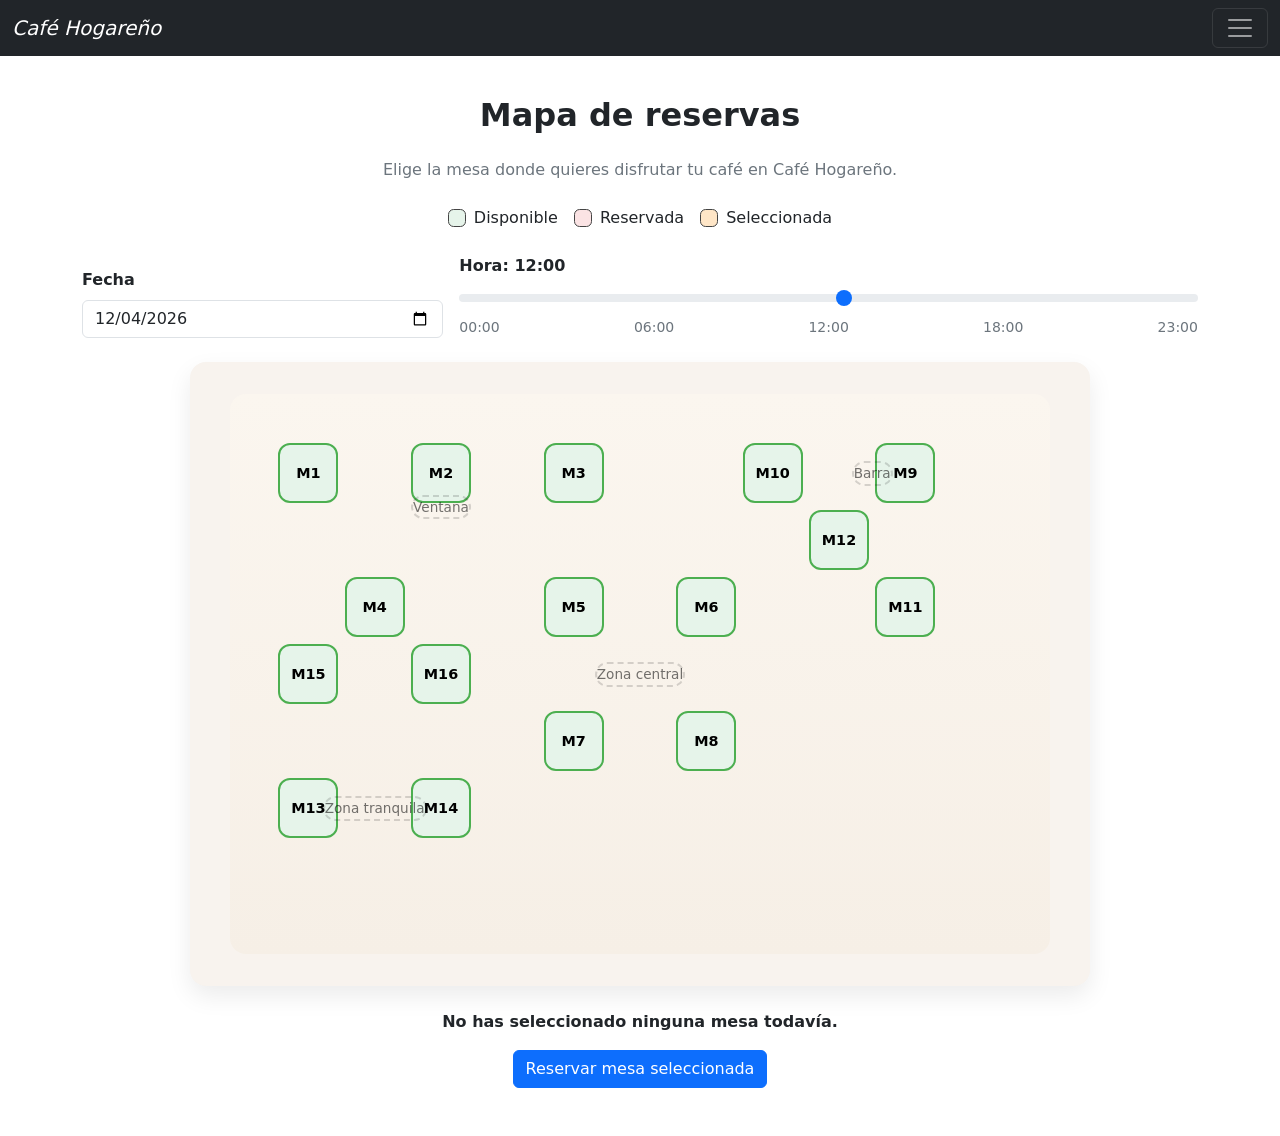
<file: Diplomado Web/cafe_hogareño/pages/reservas.html>
<!doctype html>
<html lang="en">
  <head>
    <meta charset="utf-8">
    <meta name="viewport" content="width=device-width, initial-scale=1">
    <title>Cafe Hogareño</title>
    <link href="https://cdn.jsdelivr.net/npm/bootstrap@5.3.8/dist/css/bootstrap.min.css" rel="stylesheet" integrity="sha384-sRIl4kxILFvY47J16cr9ZwB07vP4J8+LH7qKQnuqkuIAvNWLzeN8tE5YBujZqJLB" crossorigin="anonymous">
    <link rel="stylesheet" href="../css/styles.css">
  </head>
  <body>
    <!-- ----------------------Navbar -------------------------- -->
     <section class="navbar">
        <nav class="navbar navbar-dark bg-dark fixed-top">
            <div class="container-fluid">
                <a class="navbar-brand" href="#"><em>Café Hogareño</em></a>
                <button class="navbar-toggler" type="button" data-bs-toggle="offcanvas" data-bs-target="#offcanvasDarkNavbar" aria-controls="offcanvasDarkNavbar" aria-label="Toggle navigation">
                <span class="navbar-toggler-icon"></span>
                </button>
                <div class="offcanvas offcanvas-end text-bg-dark" tabindex="-1" id="offcanvasDarkNavbar" aria-labelledby="offcanvasDarkNavbarLabel">
                <div class="offcanvas-header">
                    <h5 class="offcanvas-title" id="offcanvasDarkNavbarLabel">Elige tu opcion</h5>
                    <button type="button" class="btn-close btn-close-white" data-bs-dismiss="offcanvas" aria-label="Close"></button>
                </div>
                <div class="offcanvas-body">
                    <ul class="navbar-nav justify-content-end flex-grow-1 pe-3">
                    <li class="nav-item">
                        <a class="nav-link active" aria-current="page" href="index.html">Inicio</a>
                    </li>
                    <li class="nav-item">
                        <a class="nav-link" href="cata_coffe.html">Catalogo de cafe</a>
                    </li>
                    <li class="nav-item">
                        <a class="nav-link" href="reservas.html">Reservas</a>
                    </li>
                    <li class="nav-item">
                        <a class="nav-link" href="contactanos.html">Contactanos</a>
                    </li>
                    </ul>
                </div>
                </div>
            </div>
        </nav>
    </section>
     <!-- ---------------------- Carrousel -------------------------- -->

    <section class="container my-5 pt-5">
    <h2 class="text-center mb-4 fw-bold">Mapa de reservas</h2>
    <p class="text-center text-secondary mb-4">
        Elige la mesa donde quieres disfrutar tu café en Café Hogareño.
    </p>

    <!-- Leyenda -->
    <div class="d-flex justify-content-center gap-3 mb-4">
        <div class="d-flex align-items-center gap-2">
            <span class="legend-box legend-available"></span> 
            <span>Disponible</span>
        </div>
        <div class="d-flex align-items-center gap-2">
            <span class="legend-box legend-reserved"></span> 
            <span>Reservada</span>
        </div>
        <div class="d-flex align-items-center gap-2">
            <span class="legend-box legend-selected"></span> 
            <span>Seleccionada</span>
        </div>
    </div>

    <div class="row g-3 align-items-end mb-4">
        <div class="col-12 col-md-4">
            <label class="form-label fw-semibold">Fecha</label>
            <input type="date" class="form-control" id="filter-date">
        </div>

        <div class="col-12 col-md-8">
            <label class="form-label fw-semibold">
            Hora: <span id="hour-label">12:00</span>
            </label>
            <input type="range" class="form-range" id="hour-slider" min="0" max="23" step="1" value="12">
            <div class="d-flex justify-content-between small text-secondary">
            <span>00:00</span><span>06:00</span><span>12:00</span><span>18:00</span><span>23:00</span>
            </div>
        </div>
    </div>
    

    <!-- Mapa de mesas -->
    <div class="map-wrapper mx-auto">
        <div class="tables-layout">
  <!-- Ventana -->
    <button class="table-slot available t1"
        data-table="M1"
        data-zone="Ventana"
        data-type="2p"
        data-capacity="2 personas">M1
    </button>

    <button class="table-slot available t2"
        data-table="M2"
        data-zone="Ventana"
        data-type="4p"
        data-capacity="4 personas">M2
    </button>

    <button class="table-slot available t3"
        data-table="M3"
        data-zone="Ventana"
        data-type="2p"
        data-capacity="2 personas">M3
    </button>

    <button class="table-slot available t4"
        data-table="M4"
        data-zone="Ventana"
        data-type="4p"
        data-capacity="4 personas">M4
    </button>

    <!-- Zona central -->
    <button class="table-slot available t5"
        data-table="M5"
        data-zone="Zona central"
        data-type="4p"
        data-capacity="4 personas">M5
    </button>

    <button class="table-slot available t6"
        data-table="M6"
        data-zone="Zona central"
        data-type="4p"
        data-capacity="4 personas">M6
    </button>

    <button class="table-slot available t7"
        data-table="M7"
        data-zone="Zona central"
        data-type="2p"
        data-capacity="2 personas">M7
    </button>

    <button class="table-slot available t8"
        data-table="M8"
        data-zone="Zona central"
        data-type="2p"
        data-capacity="2 personas">M8
    </button>

    <!-- Barra -->
    <button class="table-slot available t9"
        data-table="M9"
        data-zone="Barra"
        data-type="barra"
        data-capacity="1–2 personas">M9
    </button>

    <button class="table-slot available t10"
        data-table="M10"
        data-zone="Barra"
        data-type="barra"
        data-capacity="1–2 personas">M10
    </button>

    <button class="table-slot available t11"
        data-table="M11"
        data-zone="Barra"
        data-type="barra"
        data-capacity="1 persona">M11
    </button>

    <button class="table-slot available t12"
        data-table="M12"
        data-zone="Barra"
        data-type="barra"
        data-capacity="1 persona">M12
    </button>

    <!-- Zona tranquila -->
    <button class="table-slot available t13"
        data-table="M13"
        data-zone="Zona tranquila"
        data-type="2p"
        data-capacity="2 personas">M13
    </button>

    <button class="table-slot available t14"
        data-table="M14"
        data-zone="Zona tranquila"
        data-type="4p"
        data-capacity="4 personas">M14
    </button>

    <button class="table-slot available t15"
        data-table="M15"
        data-zone="Zona tranquila"
        data-type="2p"
        data-capacity="2 personas">M15
    </button>

    <button class="table-slot available t16"
        data-table="M16"
        data-zone="Zona tranquila"
        data-type="4p"
        data-capacity="4 personas">M16
    </button>

            <!-- Elementos decorativos del plano -->
            <div class="zone zone-window">Ventana</div>
            <div class="zone zone-bar">Barra</div>
            <div class="zone zone-center">Zona central</div>
            <div class="zone zone-quiet">Zona tranquila</div>
        </div>
    </div>

    <!-- Info de selección -->
    <div class="text-center mt-4">
        <p id="mesa-seleccionada" class="fw-semibold">
        No has seleccionado ninguna mesa todavía.
        </p>
    </div>

    <div class="text-center mt-3">
        <button 
            id="btn-abrir-reserva"
            type="button" 
            class="btn btn-primary btn-cafe"
            data-bs-toggle="modal" 
            data-bs-target="#modalReserva">
            Reservar mesa seleccionada
        </button>
    </div>

    <!-- Modal de reserva -->

    <div class="modal fade" id="modalReserva" tabindex="-1" aria-labelledby="modalReservaLabel" aria-hidden="true">
    <div class="modal-dialog">
        <div class="modal-content">
        
        <div class="modal-header">
            <h5 class="modal-title" id="modalReservaLabel">Confirmar reserva</h5>
            <button type="button" class="btn-close" data-bs-dismiss="modal" aria-label="Cerrar"></button>
        </div>

        <div class="modal-body">
            <!-- Resumen de la mesa -->
            <div class="mb-3">
            <label class="form-label">Mesa seleccionada</label>
            <input type="text" class="form-control" id="mesa-resumen" readonly>
            </div>

            <!-- Formulario -->
            <form id="form-reserva">
            <div class="mb-3">
                <label for="nombreReserva" class="form-label">Nombre completo</label>
                <input type="text" class="form-control" id="nombreReserva" placeholder="Tu nombre">
            </div>

            <div class="mb-3">
                <label for="correoReserva" class="form-label">Correo electrónico</label>
                <input type="email" class="form-control" id="correoReserva" placeholder="tunombre@correo.com">
            </div>

            <div class="mb-3">
                <label for="fechaReserva" class="form-label">Fecha</label>
                <input type="date" class="form-control" id="fechaReserva">
            </div>

            <div class="row g-3">
                <div class="col-6">
                    <label for="horaInicio" class="form-label">Hora inicio</label>
                    <input type="time" class="form-control" id="horaInicio" value="12:00">
                </div>

                <div class="col-6">
                    <label for="horaFin" class="form-label">Hora fin</label>
                    <input type="time" class="form-control" id="horaFin" value="13:00">
                </div>
            </div>

            <div class="mb-3">
                <label for="comentariosReserva" class="form-label">Comentarios (opcional)</label>
                <textarea class="form-control" id="comentariosReserva" rows="3" placeholder="Ej: Reunión de trabajo, necesito enchufe cerca, etc."></textarea>
            </div>
            </form>
        </div>

        <div class="modal-footer">
            <button type="button" class="btn btn-secondary" data-bs-dismiss="modal">Cancelar</button>
            <button type="button" class="btn btn-primary btn-cafe" id="btn-confirmar-reserva">
            Confirmar reserva
            </button>
        </div>

        </div>
    </div>


    </section>

    <script src="https://cdn.jsdelivr.net/npm/bootstrap@5.3.8/dist/js/bootstrap.bundle.min.js" integrity="sha384-FKyoEForCGlyvwx9Hj09JcYn3nv7wiPVlz7YYwJrWVcXK/BmnVDxM+D2scQbITxI" crossorigin="anonymous"></script>
    <script src="../js/reservas.js"></script>
  </body>
</html>
</file>
<file: Diplomado Web/Actividad 2/css/styles.css>
/* Carrousel images size */
#carrouselDiv img {
    height: 600px;
    width: auto;          /* Mantiene proporción */
    object-fit: cover;
    margin: auto;
    display: block;
  
}
/* Carrousel images size */
.navbar {
    position: fixed;
    top: 0;
    width: 100%;
    z-index: 999;
}

.main-content {
    margin-top: 80px; /* el mismo alto del navbar */
}

/* Cards Container */
.card{
    height: 400px;
}


/* ====== Reservas ====== */

.map-wrapper {
  max-width: 700px;
  margin: 0 auto;
  background: #f8f3ee;              /* tono café clarito */
  border-radius: 1rem;
  padding: 2rem 2.5rem;
  box-shadow: 0 10px 25px rgba(0, 0, 0, 0.08);
}

/* Grid de mesas */
.tables-grid {
  display: grid;
  grid-template-columns: repeat(4, 1fr); /* 4 columnas */
  gap: 1rem;
  justify-items: center;
}

/* En pantallas pequeñas: 2 columnas */
@media (max-width: 576px) {
  .tables-grid {
    grid-template-columns: repeat(2, 1fr);
  }
}

/* Estilo base de cada mesa */
.table-slot {
  width: 60px;
  height: 60px;
  border-radius: 0.75rem;
  border: 2px solid #444;
  background-color: #fff;
  font-weight: 600;
  font-size: 0.9rem;
  display: flex;
  align-items: center;
  justify-content: center;
  cursor: pointer;
  transition: all 0.2s ease;
}

/* Hover general (solo disponibles) */
.table-slot.available:hover {
  transform: translateY(-3px);
  box-shadow: 0 6px 15px rgba(0, 0, 0, 0.12);
}

/* Estados */
.table-slot.available {
  background-color: #e6f4ea;       /* verdoso suave */
  border-color: #4caf50;
}

.table-slot.reserved {
  background-color: #fbe3e4;       /* rojito suave */
  border-color: #e53935;
  color: #555;
  cursor: not-allowed;
  opacity: 0.8;
}

.table-slot.selected {
  background-color: #ffe6c7;       /* naranjita */
  border-color: #ff9800;
  transform: translateY(-3px);
}

/* Leyenda */
.legend-box {
  width: 18px;
  height: 18px;
  border-radius: 0.35rem;
  display: inline-block;
  border: 1px solid #444;
}

.legend-available {
  background-color: #e6f4ea;
}

.legend-reserved {
  background-color: #fbe3e4;
}

.legend-selected {
  background-color: #ffe6c7;
}
</file>
<file: Diplomado Web/cafe_hogareño/css/styles.css>
/* Carrousel images size */
#carrouselDiv img {
    height: 600px;
    width: auto;        
    object-fit: cover;
    margin: auto;
    display: block;
  
}
/* Carrousel images size */
.navbar {
    position: fixed;
    top: 0;
    width: 100%;
    z-index: 999;
}

.main-content {
    margin-top: 80px; 
}

/* Cards Container */
.card{
    height: 400px;
}

.catalog-img{
  height: 400px;
  object-fit: cover;
}
/* ====== Reservas ====== */

.map-wrapper {
  max-width: 900px;
  margin: 0 auto;
  background: #f8f3ee;        
  border-radius: 1rem;
  padding: 2rem 2.5rem;
  box-shadow: 0 10px 25px rgba(0, 0, 0, 0.08);
}

.tables-layout {
  position: relative;
  display: grid;
  grid-template-columns: repeat(12, 1fr);
  grid-template-rows: repeat(8, 55px);
  gap: 12px;
  padding: 18px;
  border-radius: 16px;
  background: linear-gradient(180deg, #fbf6ef 0%, #f6efe6 100%);
  justify-items: center;  
  align-items: center;    
}

/* Zonas del local */
.zone {
  border: 2px dashed rgba(0,0,0,0.15);
  border-radius: 14px;
  font-size: 0.85rem;
  color: rgba(0,0,0,0.55);
  display: flex;
  align-items: center;
  justify-content: center;
  pointer-events: none;
}

.zone-window  { grid-column: 1 / 7;  grid-row: 1 / 4; }
.zone-center  { grid-column: 4 / 10; grid-row: 3 / 7; }
.zone-bar     { grid-column: 8 / 13; grid-row: 1 / 3; }
.zone-quiet   { grid-column: 1 / 5;  grid-row: 5 / 9; }

/* Posiciones de mesas */
.t1  { grid-column: 1 / 3;  grid-row: 1 / 3; }
.t2  { grid-column: 3 / 5;  grid-row: 1 / 3; }
.t3  { grid-column: 5 / 7;  grid-row: 1 / 3; }
.t4  { grid-column: 2 / 4;  grid-row: 3 / 5; }

.t5  { grid-column: 5 / 7;  grid-row: 3 / 5; }
.t6  { grid-column: 7 / 9;  grid-row: 3 / 5; }
.t7  { grid-column: 5 / 7;  grid-row: 5 / 7; }
.t8  { grid-column: 7 / 9;  grid-row: 5 / 7; }

.t9  { grid-column: 10 / 12; grid-row: 1 / 3; }
.t10 { grid-column: 8 / 10;  grid-row: 1 / 3; }
.t11 { grid-column: 10 / 12; grid-row: 3 / 5; }
.t12 { grid-column: 9 / 11;  grid-row: 2 / 4; }

.t13 { grid-column: 1 / 3;  grid-row: 6 / 8; }
.t14 { grid-column: 3 / 5;  grid-row: 6 / 8; }
.t15 { grid-column: 1 / 3;  grid-row: 4 / 6; }
.t16 { grid-column: 3 / 5;  grid-row: 4 / 6; }


/* Estilo base de cada mesa */
.table-slot {
  width: 60px;
  height: 60px;
  border-radius: 0.75rem;
  border: 2px solid #444;
  background-color: #fff;
  font-weight: 600;
  font-size: 0.9rem;
  place-self: center;
  align-items: center;
  justify-content: center;
  cursor: pointer;
  transition: all 0.2s ease;
}

/* Hover general (solo disponibles) */
.table-slot.available:hover {
  transform: translateY(-3px);
  box-shadow: 0 6px 15px rgba(0, 0, 0, 0.12);
}

/* Estados */
.table-slot.available {
  background-color: #e6f4ea;       
  border-color: #4caf50;
}

.table-slot.reserved {
  background-color: #fbe3e4;      
  border-color: #e53935;
  color: #555;
  cursor: not-allowed;
  opacity: 0.8;
}

.table-slot.selected {
  background-color: #ffe6c7;       
  border-color: #ff9800;
  transform: translateY(-3px);
}

/* Leyenda */
.legend-box {
  width: 18px;
  height: 18px;
  border-radius: 0.35rem;
  display: inline-block;
  border: 1px solid #444;
}

.legend-available {
  background-color: #e6f4ea;
}

.legend-reserved {
  background-color: #fbe3e4;
}

.legend-selected {
  background-color: #ffe6c7;
}
</file>
